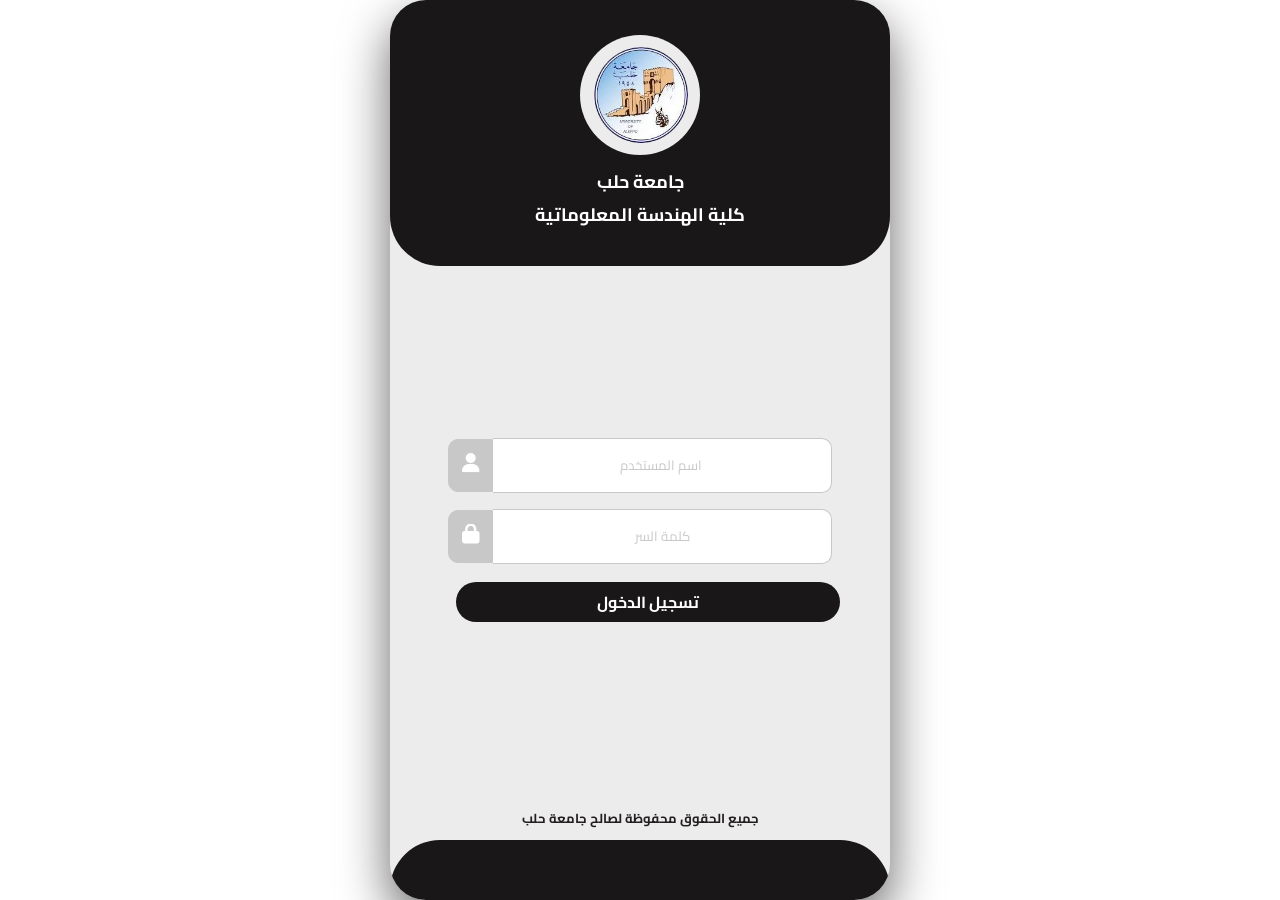
<file: index.html>
<!DOCTYPE html>
<html lang="en">
<head>
    <meta charset="UTF-8">
    <meta name="viewport" content="width=device-width, initial-scale=1.0">
    <title>تسجيل الدخول - جامعة حلب</title>
    <link rel="stylesheet" href="style.css">
    <link rel="stylesheet" href="https://cdnjs.cloudflare.com/ajax/libs/font-awesome/6.5.1/css/all.min.css">
</head>
<body>
    <div class="login">
        <div class="head">
            <div><img src="./icon/images-removebg-preview.png" alt="logo-aleppo" width="80%" height="80%"></div>
            <p>جامعة حلب </p>
            <p>كلية الهندسة المعلوماتية</p>
        </div>
        
        <form class="content">
            <div class="formcontent">
                <span class="icon">
                    <i class="fa-solid fa-user"></i>
                </span>
                <input type="text" id="userName" placeholder="اسم المستخدم " required/>
            </div>
            <div class="formcontent">
                <span class="icon">
                    <i class="fa-solid fa-lock"></i>
                </span>
                <input type="password" id="password"  placeholder="كلمة السر" required/>
            </div>
            <button class="buttonLogIn">تسجيل الدخول</button>
        </form>

        <div class="foot">
            <p>جميع الحقوق محفوظة لصالح جامعة حلب</p>
            <div></div>
        </div>
    </div>

</body>
<!-- javaScript -->
<script src="main.js"></script>
</html>
</file>
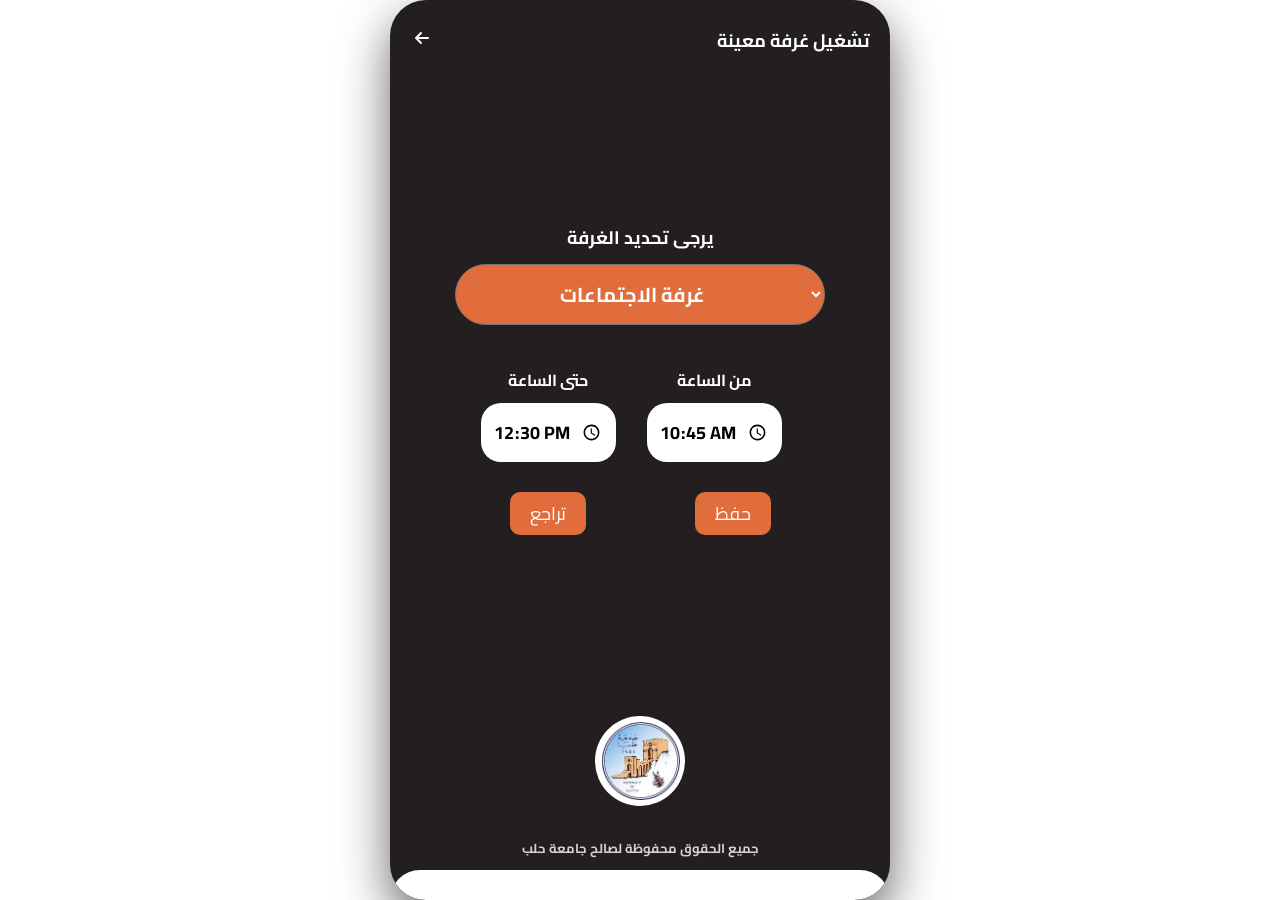
<file: control/controlRoom.html>
<!DOCTYPE html>
<html lang="en">
<head>
    <meta charset="UTF-8">
    <meta name="viewport" content="width=device-width, initial-scale=1.0">
    <title>تشغيل غرفة معينة</title>
    <link rel="stylesheet" href="../style.css">
    <link rel="stylesheet" href="https://cdnjs.cloudflare.com/ajax/libs/font-awesome/6.5.1/css/all.min.css">

</head>
<body>
    <div class="controlRoom">
        <div class="head">
            <div class="back">
                <i class="fa-solid fa-arrow-left"></i>
            </div>
            <p>تشغيل غرفة معينة</p>
        </div>
        <div class="content">
            <div class="select">
                <p>يرجى تحديد الغرفة</p>

                <select class="listSelect">
                    <!-- الغرف الإدارية (الطابق الأرضي والمسروق) -->
                    <option value="غرفة الاجتماعات" class="active">غرفة الاجتماعات</option>
                    <option value="العميد">العميد</option>
                    <option value="أمين المستودع">أمين المستودع</option>
                    <option value="شعبة الامتحانات">شعبة الامتحانات</option>
                    <option value="الذاتية">الذاتية</option>
                    <option value="رئيس شؤون الطلاب">رئيس شؤون الطلاب</option>
                    <option value="ارشفة حاسوبية">أرشفة حاسوبية</option>
                    <option value="الامتحانات">الامتحانات</option>
                    <option value="التصوير والسحب">التصوير والسحب</option>
                    <option value="شؤون الطلاب">شؤون الطلاب</option>
                    <option value="رئيس شعبة الدراسات العليا">رئيس شعبة الدراسات العليا</option>
                    <option value="مدير الدائرة">مدير الدائرة</option>
                    <option value="مدير الديوان">مدير الديوان</option>
                
                    <!-- القاعات والمدرجات (الطابق الأول) -->
                    <option value="مدرج الخوارزمي">مدرج الخوارزمي</option>
                    <option value="المدرج (1)">المدرج (1)</option>
                    <option value="القاعة (1)">القاعة (1)</option>
                    <option value="القاعة (2)">القاعة (2)</option>
                    <option value="القاعة (3)">القاعة (3)</option>
                    <option value="القاعة (4)">القاعة (4)</option>
                    <option value="القاعة (5) أ">القاعة (5) أ</option>
                    <option value="القاعة (5) ب">القاعة (5) ب</option>
                    <option value="القاعة (6)">القاعة (6)</option>
                    <option value="الهيئة الطلابية">الهيئة الطلابية</option>
                    <option value="المكتبة">المكتبة</option>
                    <option value="Hyper">Hyper</option>
                    <option value="مراقب الدوام">مراقب الدوام</option>
                
                    <!-- مخابر الطابق الأول -->
                    <option value="مخبر رؤية حاسوبية">مخبر رؤية حاسوبية</option>
                    <option value="مخبر الفيزياء">مخبر الفيزياء</option>
                    <option value="مخبر icdl">مخبر ICDL</option>
                    <option value="مخبر البنية">مخبر البنية</option>
                    <option value="مخبر إتصالات">مخبر الاتصالات</option>
                
                    <!-- غرف الطابق المسروق للأول ومكاتب الطابق الثاني -->
                    <option value="غرف خاصة للدكاترة">غرف خاصة للدكاترة</option>
                    <option value="قاعة المطالعة">قاعة المطالعة</option>
                    <option value="مكتب الهيئة الفنية">مكتب الهيئة الفنية</option>
                    <option value="الهيئة المخبرية">الهيئة المخبرية</option>
                    <option value="معتمد الرسوم">معتمد الرسوم</option>
                
                    <!-- مخابر الطابق الثاني -->
                    <option value="مخبر هندسة برمجيات">مخبر هندسة برمجيات</option>
                    <option value="مخبر الدارات">مخبر الدارات</option>
                    <option value="مخبر الدارات المنطقية">مخبر الدارات المنطقية</option>
                    <option value="مخبر الشبكات الحاسوبية">مخبر الشبكات الحاسوبية</option>
                    <option value="مخبر البيانات والرسم الهندسي">مخبر البيانات والرسم الهندسي</option>
                    <option value="مخبر الذكاء الصنعي">مخبر الذكاء الصنعي</option>
                    <option value="مخبر المترجمات">مخبر المترجمات</option>
                    <option value="مخبر نظم التشغيل">مخبر نظم التشغيل</option>
                    <option value="مخبر قواعد المعطيات">مخبر قواعد المعطيات</option>
                    <option value="مخبر قواعد معطيات موزعة">مخبر قواعد معطيات موزعة</option>
                    <option value="مخبر البرمجة">مخبر البرمجة</option>
                    <option value="مخبر plc المتحكم المنطقي المبرمج">مخبر PLC المتحكم المنطقي المبرمج</option>
                    <option value="مخبر البحث العلمي">مخبر البحث العلمي</option>
                
                    <!-- المرافق والخدمات -->
                    <option value="الممرات">الممرات</option>
                    <option value="الحمامات">الحمامات</option>
                </select>

            </div>
            <div class="time">
                <div>
                    <p>من الساعة</p>
                    <input type="time" value="10:45" class="start"/>
                </div>
                <div>
                    <p>حتى الساعة</p>
                    <input type="time" value="12:30" class="end"/>
                </div>
            </div>
            <div class="submit">
                <p class="btnsave">حفظ</p>
                <p class="btnback">تراجع</p>
                <div class="message">تم بنجاح</div>
            </div>
        </div>
        <div class="foot">
            <div class="img">
                <img src="../icon/images-removebg-preview.png" alt="logo-aleppo" width="80px">
            </div>
            <p>جميع الحقوق محفوظة لصالح جامعة حلب</p>
            <div></div>
        </div>
    </div>
</body>
<!-- javaScript -->
 <script src="control.js"></script>
</html>
</file>
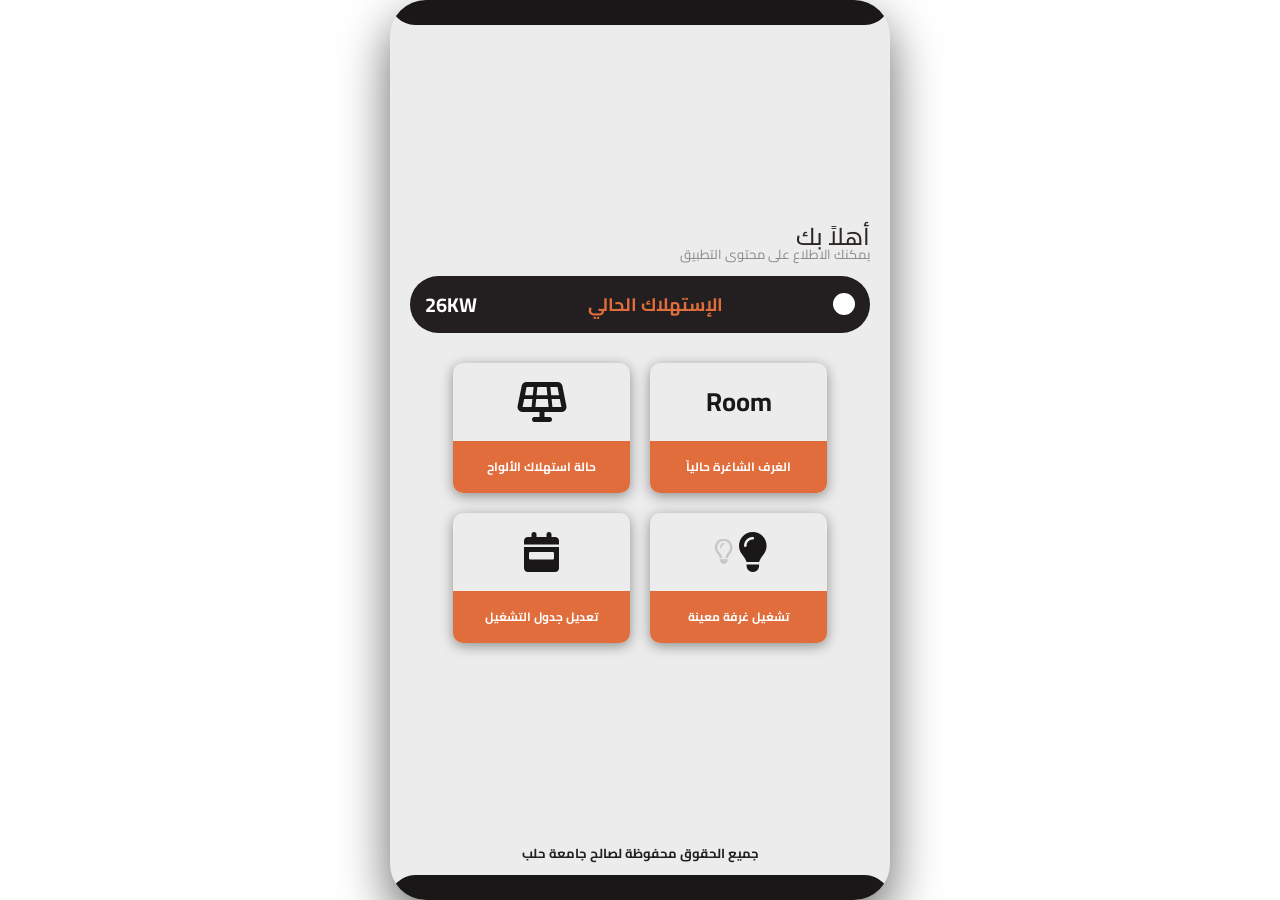
<file: dashboard/Dashboard.html>
<!DOCTYPE html>
<html lang="en">
<head>
    <meta charset="UTF-8">
    <meta name="viewport" content="width=device-width, initial-scale=1.0">
    <title>Dashboard</title>
    <link rel="stylesheet" href="../style.css">
    <link rel="stylesheet" href="https://cdnjs.cloudflare.com/ajax/libs/font-awesome/6.5.1/css/all.min.css">

</head>
<body>
    <div class="dashboard">
        <div class="head"></div>
        <div class="content">
            <div class="welcome">
                <p>أهلاً بك</p>
                <p class="name"></p>
                <p>يمكنك الاطلاع على محتوى التطبيق</p>
            </div>
            <div class="con-bar">
                <p></p>
                <p>الإستهلاك الحالي</p>
                <p>26KW</p>
            </div>
            <div class="cardsDash">
                <!-- card 1 -->
                <div class="card" id="panels">
                    <div>
                        <i class="fa-solid fa-solar-panel large-icon orange-glow"></i>
                    </div>
                    <p>حالة استهلاك الألواح</p>
                </div>

                <!-- card 2 -->
                <div class="card" id="rooms">
                    <div>
                        <span class="room-text">Room</span>
                    </div>
                    <p>الغرف الشاغرة حالياً</p>
                </div>

                <!-- card 3 -->
                <div class="card" id="scheduls">
                    <div>
                        <i class="fa-solid fa-calendar-week large-icon"></i>
                    </div>
                    <p>تعديل جدول التشغيل </p>
                </div>

                <!-- card 4 -->
                <div class="card" id="controlRoom">
                    <div>
                        <i class="fa-regular fa-lightbulb icon-dimmed"></i>
                        <i class="fa-solid fa-lightbulb icon-glowing"></i>
                    </div>
                    <p>تشغيل غرفة معينة</p>
                </div>
            </div>
        </div>
        <div class="foot">
            <p>جميع الحقوق محفوظة لصالح جامعة حلب</p>
            <div></div>
        </div>
    </div>
</body>
<!-- javaScript -->
 <script src="../main.js"></script>
</html>
</file>
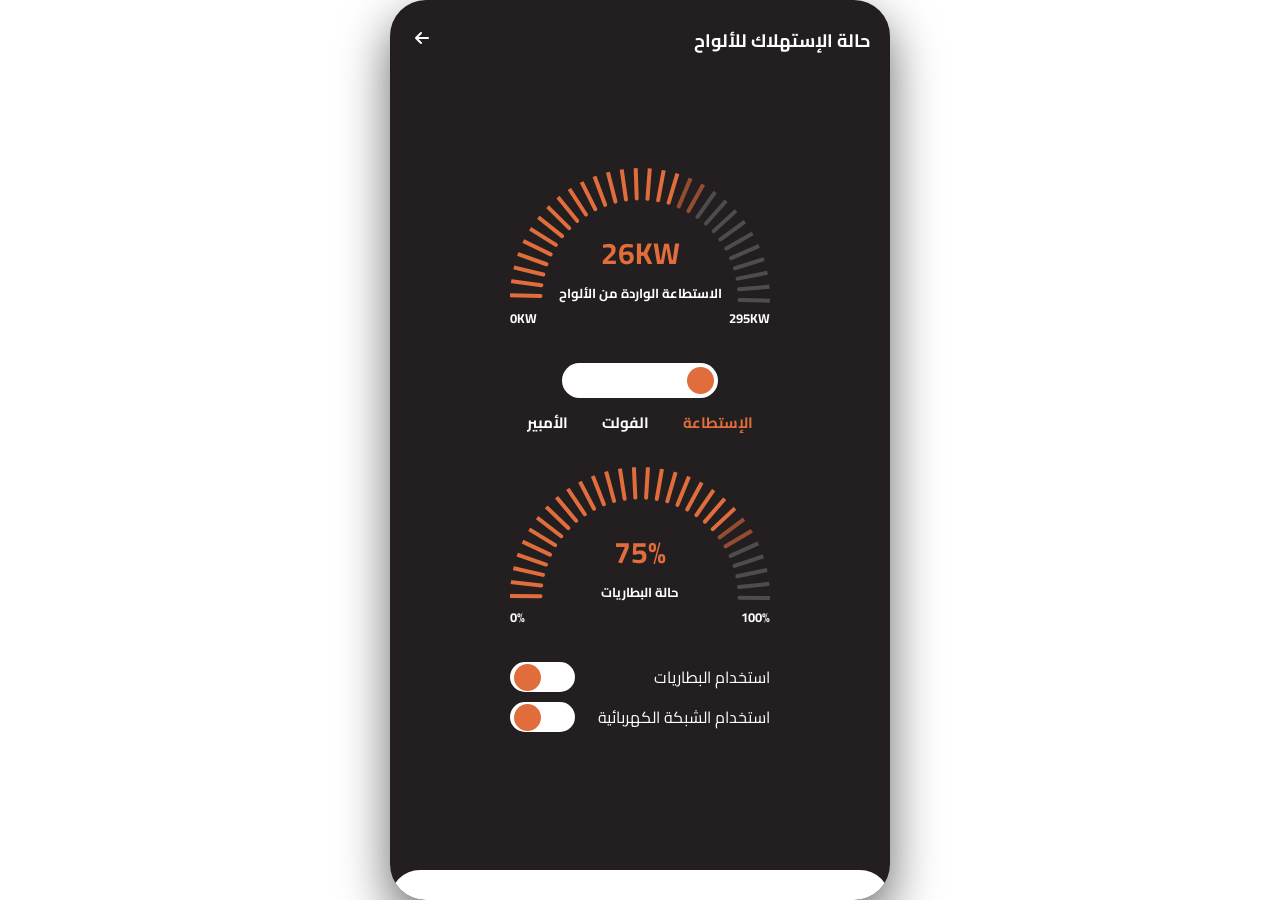
<file: panels/panels.html>
<!DOCTYPE html>
<html lang="en">
<head>
    <meta charset="UTF-8">
    <meta name="viewport" content="width=device-width, initial-scale=1.0">
    <title>حالة الإستهلاك الألواح</title>
    <link rel="stylesheet" href="../style.css">
    <link rel="stylesheet" href="https://cdnjs.cloudflare.com/ajax/libs/font-awesome/6.5.1/css/all.min.css">

</head>
<body>
    <div class="panels">
        <div class="head">
            <div class="back">
                <i class="fa-solid fa-arrow-left"></i>
            </div>
            <p>حالة الإستهلاك للألواح</p>
        </div>
        <div class="content">
            <div class="part1">
                <div class="cycle">
                    <span class="child-cycle"></span>
                    <span class="child-cycle"></span>
                    <span class="child-cycle"></span>
                    <span class="child-cycle"></span>
                    <span class="child-cycle"></span>
                    <span class="child-cycle"></span>
                    <span class="child-cycle"></span>
                    <span class="child-cycle"></span>
                    <span class="child-cycle"></span>
                    <span class="child-cycle"></span>
                    <span class="child-cycle"></span>
                    <span class="child-cycle"></span>
                    <span class="child-cycle"></span>
                    <span class="child-cycle"></span>
                    <span class="child-cycle"></span>
                    <span class="child-cycle"></span>
                    <span class="child-cycle"></span>
                    <span class="child-cycle"></span>
                    <span class="child-cycle orange"></span>
                    <span class="child-cycle orange"></span>
                    <span class="child-cycle white"></span>
                    <span class="child-cycle white"></span>
                    <span class="child-cycle white"></span>
                    <span class="child-cycle white"></span>
                    <span class="child-cycle white"></span>
                    <span class="child-cycle white"></span>
                    <span class="child-cycle white"></span>
                    <span class="child-cycle white"></span>
                    <span class="child-cycle white"></span>
                    <span class="child-cycle white"></span>
                </div>
                <div class="content-part1">
                    <p class="number">0KW</p>
                    <div>
                        <p>26KW</p>
                        <p>الاستطاعة الواردة من الألواح</p>
                    </div>
                    <P class="number">295KW</P>
                </div>
            </div>

            <div class="con-bar">
                <div><span class="cycle-con-bar"></span></div>
                <div>
                    <p class="active text-labels">الإستطاعة</p>
                    <p class="text-labels">الفولت</p>
                    <p class="text-labels">الأمبير</p>
                </div>
            </div>
            <div class="part2">
                <div class="cycle">
                    <span class="child-cycle"></span>
                    <span class="child-cycle"></span>
                    <span class="child-cycle"></span>
                    <span class="child-cycle"></span>
                    <span class="child-cycle"></span>
                    <span class="child-cycle"></span>
                    <span class="child-cycle"></span>
                    <span class="child-cycle"></span>
                    <span class="child-cycle"></span>
                    <span class="child-cycle"></span>
                    <span class="child-cycle"></span>
                    <span class="child-cycle"></span>
                    <span class="child-cycle"></span>
                    <span class="child-cycle"></span>
                    <span class="child-cycle"></span>
                    <span class="child-cycle"></span>
                    <span class="child-cycle"></span>
                    <span class="child-cycle"></span>
                    <span class="child-cycle"></span>
                    <span class="child-cycle"></span>
                    <span class="child-cycle"></span>
                    <span class="child-cycle "></span>
                    <span class="child-cycle"></span>
                    <span class="child-cycle orange"></span>
                    <span class="child-cycle orange"></span>
                    <span class="child-cycle white"></span>
                    <span class="child-cycle white"></span>
                    <span class="child-cycle white"></span>
                    <span class="child-cycle white"></span>
                    <span class="child-cycle white"></span>
                </div>
                <div class="content-part2">
                    <p class="number">0%</p>
                    <div>
                        <p>75%</p>
                        <p>حالة البطاريات</p>
                    </div>
                    <P class="number">100%</P>
                </div>
            </div>
            <div class="controls-section">
                <div>
                    <p>استخدام البطاريات</p>
                    <label class="switch">
                        <input type="checkbox"/>
                        <div></div>
                    </label>
                </div>
                <div>
                    <p>استخدام الشبكة الكهربائية</p>
                    <label class="switch">
                        <input type="checkbox"/>
                        <div></div>
                    </label>
                </div>
            </div>
        </div>
        <div class="foot">
            <div></div>
        </div>
    </div>
</body>
<!-- javaScript -->
 <script src="panels.js"></script>
</html>
</file>
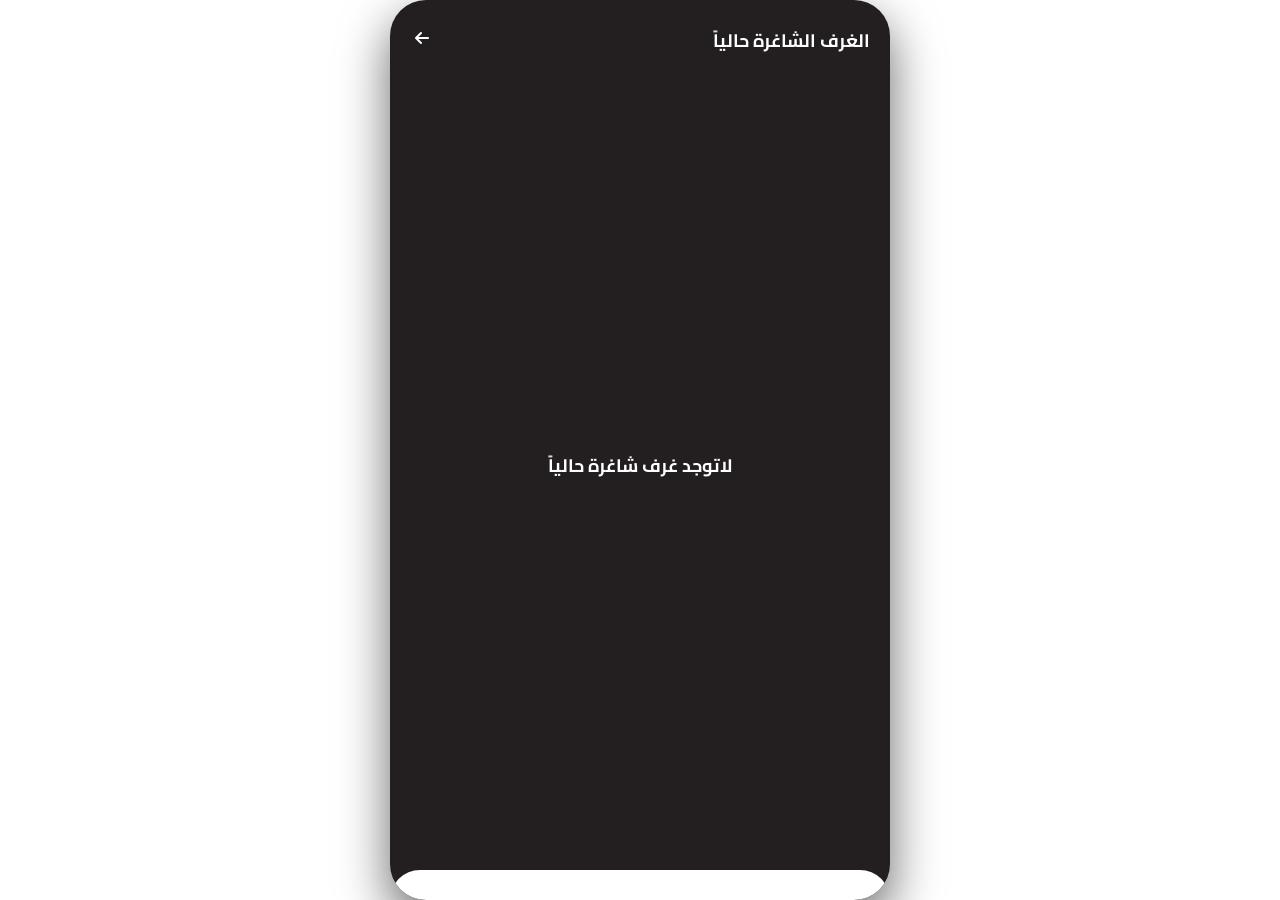
<file: rooms/rooms.html>
<!DOCTYPE html>
<html lang="en">
<head>
    <meta charset="UTF-8">
    <meta name="viewport" content="width=device-width, initial-scale=1.0">
    <title>الغرف الشاغرة حالياً</title>
    <link rel="stylesheet" href="../style.css">
    <link rel="stylesheet" href="https://cdnjs.cloudflare.com/ajax/libs/font-awesome/6.5.1/css/all.min.css">

</head>
<body>
    <div class="rooms">
        <div class="head">
            <div class="back">
                <i class="fa-solid fa-arrow-left"></i>
            </div>
            <p>الغرف الشاغرة حالياً</p>
        </div>
        <div class="listRoom">
    
        </div>
        <div class="foot">
            <div></div>
        </div>
    </div>
</body>
<!-- javaScript -->
 <script src="rooms.js"></script>
</html>
</file>
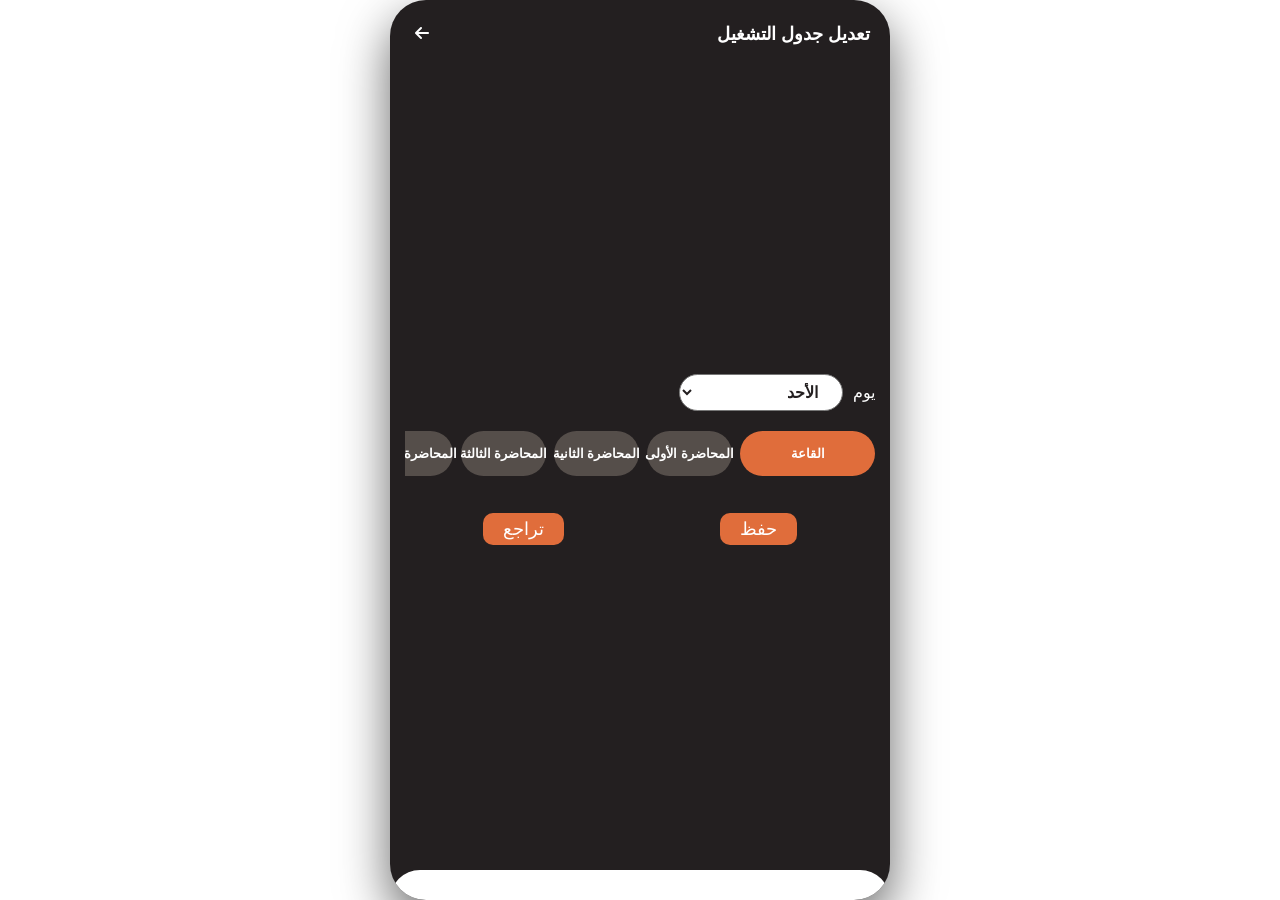
<file: scheduls/scheduls.html>
<!DOCTYPE html>
<html lang="en">
<head>
    <meta charset="UTF-8">
    <meta name="viewport" content="width=device-width, initial-scale=1.0">
    <title>تعديل جدول التشغيل</title>
    <link rel="stylesheet" href="scheduls.css">
    <link rel="stylesheet" href="https://cdnjs.cloudflare.com/ajax/libs/font-awesome/6.5.1/css/all.min.css">

</head>
<body>
    <div class="scheduls">
        <div class="head">
            <p>تعديل جدول التشغيل</p>
            <div class="back">
                <i class="fa-solid fa-arrow-left"></i>
            </div>
        </div>
        <div class="content">
            <div class="con-head">
                <p>يوم</p>
                <select name="days" class="listDays">
                    <option value="sunday">الأحد</option>
                    <option value="monday">الاثنين</option>
                    <option value="tuesday">الثلاثاء</option>
                    <option value="wednesday">الأربعاء</option>
                    <option value="thursday">الخميس</option>
                    <option value="saturday">السبت</option>
                </select>
            </div>

            <div class="table">
                <div class="table-head">
                    <div class="column name-head">
                        <div class="column-title">القاعة</div>
                    </div>
                    <div class="column">
                        <div class="column-title">المحاضرة الأولى</div>
                    </div>
                    <div class="column">
                        <div class="column-title">المحاضرة الثانية</div>
                    </div>
                    <div class="column">
                        <div class="column-title">المحاضرة الثالثة</div>
                    </div>
                    <div class="column">
                        <div class="column-title">المحاضرة الرابعة</div>
                    </div>
                    <div class="column">
                        <div class="column-title">المحاضرة الخامسة</div>
                    </div>
                </div>
            </div>

            <div class="submit">
                <p class="btnsave">حفظ</p>
                <p class="btnback">تراجع</p>
                <div class="message">تم بنجاح</div>
            </div>
            
        </div>
        <div class="foot">
            <div></div>
        </div>
    </div>
    
</body>

<!-- javaScript -->
 <script src="scheduls.js"></script>
</html>
</file>
<file: style.css>
@import url('https://fonts.googleapis.com/css2?family=Cairo:wght@400;600;700;800&display=swap');
*{
    margin: 0;
    padding: 0;
    font-family: var(--font-family);
    overflow-x: hidden;
    box-sizing: border-box;
    -ms-overflow-style: none;  
    scrollbar-width: none;
}
@media (min-width: 1050px) {
     .login,.dashboard, .rooms , .controlRoom , .panels {
        width: 500px;   
        border-radius: 36px; 
        box-shadow: 0 20px 50px rgba(0, 0, 0, 0.6);  
        margin: 0 auto;   
    }
    .controlRoom .content{
        width: 90% !important;
        padding: 0 40px !important;
    }
}
:root{
    /* Colors */
  --bg-dark: #231f20;
  --bg-darker: #191717;
  --primary-orange: #e06d3b;
  --primary-orange-hover: #c85a2b;
  --text-white: #ffffff;
  --card-light: #ececec;
  --border-light: #c8c8c8;

  /* Fonts & Sizing */
  --font-family: 'Cairo', sans-serif;
  --border-radius-sm: 10px;
  --border-radius-md: 18px;
  --border-radius-ms:32px;
  --border-radius-lg: 50px;
}
/* ________________________Login Page___________________________ */
.login,.dashboard, .rooms, .controlRoom , .panels {
    background-color: var(--card-light);
    max-width: 100%;
    min-height: 100vh;
    display: flex;
    flex-direction: column;
   justify-content: space-between;
    align-items: center; 
}
.login .head{
    width:100% ;
    text-align: center;
    border-radius: 0 0 var(--border-radius-lg) var(--border-radius-lg);
    background-color: var(--bg-darker);
    padding: 35px 20px;
    color: var(--text-white);
}
.login .head div{
    width: 120px;
    height: 120px;
    background-color: var(--card-light);
    border-radius: 50%;
    margin: 0 auto 10px auto;
    display: flex;
    justify-content: center;
    align-items: center;
}
.login .head p{
    font-size: 18px;
    font-weight: 700;
}
.login .content{
    width: 100%;
    padding: 10px;
    display: flex;
    flex-direction:column ;
    align-items: center;
}
.login .content .formcontent{
    width: 80%;
    display: flex;
    align-items: center; 
}
.login .content .formcontent:focus-within .icon {
    background-color: var(--primary-orange); 
    border-color: var(--primary-orange); 
}
.login .content .formcontent:focus-within input {
    border-color: var(--primary-orange); 
    
}
.login .content input{
    outline: none;
    border: 1.5px solid var(--border-light);
    border-left: none;
    border-radius: 0 var(--border-radius-sm) var(--border-radius-sm) 0;
    padding: 14px 35px 14px 35px;
    margin: 8px 0;
    width: 85%;
    flex: 1;
    transition: border-color 0.5s;
}
.login .content input::placeholder{
    text-align: center;
    color: var(--border-light);
    font-size: var(--font-md);
}
.login .content .icon{
    display: block;
    width:45px;
    padding: 7px;
    background-color: var(--border-light);
    border: 1.5px solid var(--border-light);
    color: var(--text-white);
    font-size: 20px;
    text-align: center;
    border-radius: var(--border-radius-sm) 0 0 var(--border-radius-sm) ;
    transition: border-color 0.5s;
}
.login .content button{
    border-radius: var(--border-radius-ms) ;
    padding: 5px;
    margin: 10px 10px 10px 25px;
    font-weight: 700;
    font-size: 16px;
    color: var(--text-white);
    width: 80%;
    background-color: var(--bg-darker);
    border: none;
    cursor: pointer;
}
.foot{
    width: 100%;
    margin-top: 10px;
}
.foot p{
    font-size: 13px;
    font-weight: 700;
    color: var(--bg-dark);
    text-align: center;
}
.foot div{
    width: 100%;
    margin-top: 10px;
    height: 60px;
    border-radius: var(--border-radius-lg) var(--border-radius-lg) 0 0;
    background-color: var(--bg-darker);
}


/* ________________________Dashboard Page___________________________ */
.dashboard .foot{
    margin-top: 0px;
}
.dashboard .foot div{
    height: 25px;
}
.dashboard .head{
    width: 100%;
    margin-bottom: 10px;
    height: 25px;
    border-radius: 0 0  var(--border-radius-lg) var(--border-radius-lg) ;
    background-color: var(--bg-darker);
}
.dashboard .content{
    text-align: right;
    width: 100%;
    padding: 0 20px;
}
.dashboard .content .welcome p:nth-child(1){
    font-size: 24px;
    color: #2b2623;
    font-weight: 500;
}
.dashboard .content .welcome p:nth-child(2){
    font-size: 28px;
    color: #2b2623;
    font-weight: 700;
    margin-top: -10px;
}
.dashboard .content .welcome p:nth-child(3){
    font-size: 13px;
    color: #888;
    margin-top: -7px;
}
.dashboard .content .con-bar{
    width: 100%;
    padding: 10px 15px ;
    background-color: var(--bg-dark);
    color: var(--text-white);
    font-size: 20px;
    font-weight: 700;
    display: flex;
    flex-direction: row-reverse;
    justify-content: space-between;
    align-items: center;
    border-radius: var(--border-radius-lg);
    margin: 10px 0;
}
.dashboard .content .con-bar p:nth-child(2){
    color: var(--primary-orange);
    font-size: 18px;
}
.dashboard .content .con-bar p:nth-child(1){
    background-color: var(--text-white);
    width: 22px;
    height: 22px;
    border-radius: 50%;
}
.dashboard .content .cardsDash{
    width: 100%;
    display: flex;
    flex-wrap: wrap;
    align-items: center;
    justify-content: center;
    gap: 20px;
    padding: 20px 10px;
    
}
.dashboard .content .cardsDash .card{
    height: 130px;
    background-color: var(--card-light);
    width: calc((85% - 20px )/2);
    border-radius: var(--border-radius-sm);
    box-shadow: 0 3px 13px rgba(0, 0, 0, 0.4);
    display: flex;
    flex-direction: column;
    cursor: pointer;
    transition: all .5s;
    overflow: hidden;
}
.dashboard .content .cardsDash .card:hover{
    transform: scale(1.05);
}
.dashboard .content .cardsDash .card div{
    flex: 1;
    display: flex;
    justify-content: center;
    align-items: center;
    padding: 15px;
    font-size: 40px;
    color: var(--bg-darker);
}
.dashboard .content .cardsDash .card div span{
    font-size: 26px;
    font-weight: bold;
}
.dashboard .content .cardsDash .card div .icon-dimmed{
    color:var(--border-light);
    font-size: 26px;
    margin: 4px;
}
.dashboard .content .cardsDash .card p{
    width: 100%;
    background-color: var(--primary-orange);
    color: var(--text-white);
    text-align: center;
    padding: 12px 5px;
    font-size: 12px;
    font-weight: 700;
    height: 52px;
    display: flex;
    justify-content: center;
    align-items: center;
}


/* ______________________________rooms______________________________ */
.rooms .foot div, .controlRoom .foot div , .panels .foot div {
    background-color: var(--text-white);
    height: 30px;
}
.rooms , .controlRoom , .panels{
    background-color: var(--bg-dark);
}
.rooms .head , .controlRoom .head , .panels .head{
    width: 100%;
    display: flex;
    align-items: center;
    color: var(--text-white);
    margin:15px 0;
    text-align: right;
}
.rooms .head p , .controlRoom .head p , .panels .head p {
    flex: 1;
    font-size: 18px;
    font-weight: 700;
    padding-right: 20px;
}
.rooms .head .back , .controlRoom .head .back , .panels .head .back{
    padding: 10px 10px 10px 25px;
    font-size: 16px;
    font-weight: 900;
}
.rooms .listRoom {
    display: flex;
    flex-direction: column;
    gap: 20px;
    width: 100%;
    padding: 10px 20px;
    color: var(--text-white);
}
.rooms .listRoom div{
    width: 100%;
    display: flex;
    border: 2px solid var(--text-white);
    border-radius: 8px;
    text-align: center;
    word-break: break-word;
}
.rooms .listRoom  p{
    flex: 1;
    display: flex;
    justify-content: center;
    align-items: center;
    font-size: 18px;
    font-weight: 700;
}
.rooms .listRoom div div{
    width: 35px;
    min-height: 50px;
    background-color:var(--text-white);
    border-radius: 8px;
    cursor: pointer;
    min-height: 40px;
}


/* ______________________controlRoom__________________________________ */
.controlRoom{
    position: relative;
}
.controlRoom .foot p{
    color: var(--text-white);
    opacity: 0.8;
}
.controlRoom .foot .img{
    width: 90px;
    height: 90px;
    border-radius: 50%;
    background-color: var(--text-white);
    display: flex;
    justify-content: center;
    align-items: center;
    margin: 30px auto;
}
.controlRoom .content{
    width: 100%;
    margin: 0 auto;
    padding: 0 10px;
}
.controlRoom .content .select{
    display: flex;
    flex-direction: column;
    justify-content: center;
    align-items: center;
}
.controlRoom .content .select p{
    color: var(--text-white);
    text-align: center;
    font-weight: 700;
    font-size: 18px
}
.controlRoom .content .select .listSelect {
    background-color: var(--primary-orange);
    width: 100%;
    padding: 10px 15px 10px 100px ;
    color: var(--text-white);
    font-size: 20px;
    font-weight: 700;
    border-radius: var(--border-radius-lg);
    margin: 10px 0;
}
.listSelect::picker-icon {
    transition: transform 0.2s;
}
.listSelect:open::picker-icon {
    transform: rotate(180deg);
}
.listSelect, ::picker(select) {
    appearance: base-select;
}
::picker(select)  {
  background-color: var(--text-white) !important;
  border-radius: 8px !important;
  padding: 5px !important;
  color: var(--bg-dark);
  text-align: center;
}
.controlRoom .listSelect:focus {
    outline: none;
}
.controlRoom .content .select .listSelect option {
    border-bottom: 1px var(--primary-orange) solid;
    display: flex;
    justify-content: center;
}
.controlRoom .content .select .listSelect option:checked{
    background-color: var(--primary-orange);
}
.controlRoom .content .time{
    width: 90%;
    display: flex;
    flex-direction: row-reverse;
    justify-content: space-around;
    margin: 30px 10px ;
    color: var(--text-white);
}
.controlRoom .content .time div p{
    margin-bottom: 8px;
    font-weight: bold;
    text-align: center;
}
.controlRoom .content .time input{
    border: none;
    border-radius: 20px;
    padding: 12px;
    width: 100%;
    text-align: center;
    font-size: 18px;
    font-weight: bold;
}
.controlRoom .content .submit{
    display: flex;
    flex-direction: row-reverse;
    justify-content: space-around;
    color: var(--text-white);
}
.controlRoom .content .submit p{
    font-size: 18px ;
    background-color: var(--primary-orange);
    border-radius: var(--border-radius-sm);
    padding: 5px 20px; 
    cursor: pointer;
}
.controlRoom .content .submit .message{
    background-color: var(--text-white);
    border-radius: var(--border-radius-sm);
    color: var(--bg-dark);
    font-size: 20px;
    font-weight: bold;
    padding: 5px 20px; 
    display: none;
    position: absolute;
    bottom: 26%;
    left: 50%;
    transform: translate(-50%, -26%);
    animation: translate .7s ease;
    transition: all .7s;
}
@keyframes translate {
    0%{
        opacity: 0;
    }
    100%{
        opacity: 1;
    }
}


/* __________________________panels____________________________ */
.panels .content .cycle{
    width: 260px;
    height: 260px;
    border-radius: 50%;
    position: relative;
    transform: rotate(85deg);
    overflow: hidden;
}
.panels .content .part2 .cycle{
    transform: rotate(-102deg);
}

.panels .content .cycle span{
    width: 65px;
    height: 4px;
    border-radius: 2px;
    background-color: var(--primary-orange);
    position: absolute;
    top: 50%;
    left: 50%;
    opacity: 1;
}
.panels .content .cycle .white{
    background-color: var(--text-white);
    opacity: 0.2;
}
.panels .content .cycle span.orange {
    opacity: 0.6;
}
.panels .content .part1, .panels .content .part2{
    position: relative;
    overflow: hidden;
    pointer-events: none;
}
.panels .content .part1 .content-part1, .panels .content .part2 .content-part2{
    color: var(--text-white);
    display: flex;
    justify-content: space-between;
    align-items: center;
    font-size: 13px;
    font-weight: bold;
    pointer-events: none;
    transition: all .7s;
}
.panels .content .part1 .content-part1 div , .panels .content .part2 .content-part2 div{
    position: absolute;
    top: 22%;
    left: 50%;                         
    transform: translateX(-50%);
    width: 100%;
    text-align: center;
}
.panels .content .part1 .content-part1 div p:nth-child(1), .panels .content .part2 .content-part2 div p:nth-child(1){
    font-size: 30px;
    color: var(--primary-orange);
}
.panels .content .part1 .content-part1 .number, .panels .content .part2 .content-part2 .number{
    position: absolute;
    top: 53%;
}
.panels .content .part1 .content-part1 p:nth-child(3), .panels .content .part2 .content-part2 p:nth-child(3) {
    right: 0%;
}
.panels .content .con-bar{
    margin-top: -65px;
    margin-bottom: 30px ;
    width: 100%;
    display: flex;
    flex-direction: column;
    gap: 10px;
    align-items: center;
    color: var(--text-white);
}
.panels .content .con-bar div:nth-child(1){
    width: 60%;
    background-color: var(--text-white);
    height: 35px;
    border-radius: 20px;
    position: relative;
    padding: 4px;
}
.panels .content .con-bar div:nth-child(1) .cycle-con-bar{
    width: 27px;
    height: 27px;
    background-color: var(--primary-orange);
    border-radius: 50%;
    position: absolute;
    right: 4px;
    transition: all .7s;
}
.panels .content .con-bar div:nth-child(2){
    width: 100%;
    display: flex;
    flex-direction: row-reverse;
    justify-content: space-around;
    align-items: center;
    font-weight: bold ;
    font-size: 15px;
}
.panels .content .con-bar .text-labels {
    cursor: pointer;
    transition: all .7s;
}
.panels .content .con-bar div:nth-child(2) .active{
    color: var(--primary-orange);
}
.panels .content .controls-section{
    margin-top: -65px;
    margin-bottom: 30px ;
    width: 100%;
    display: flex;
    flex-direction: column;
    gap: 10px;
    color: var(--text-white);
}
.panels .content .controls-section div{
    display: flex;
    flex-direction: row-reverse;
    justify-content: space-between;
}
.panels .content .controls-section .switch input{
    opacity: 0;
    width: 0;
    height: 0;
}
.panels .content .controls-section .switch{
    cursor: pointer;
    background-color: var(--text-white);
    transition: .3s;
    border-radius: 34px;
    width: 65px;
    flex-shrink: 0;
    display: flex;
    align-items: center;
    padding: 0 4px;
}
.panels .content .controls-section .switch div{
    display: inline-block;
    width: 27px;
    height: 27px;
    background-color: var(--primary-orange);
    border-radius: 50%;
    transition: all .7s;
}
.panels .content .controls-section .switch input:checked + div{
    transform: translateX(28px);
    background-color: #b5b5b5;
}
</file>
<file: scheduls/scheduls.css>
:root{
    /* Colors */
    --bg-dark: #231f20;
    --bg-darker: #191717;
    --primary-orange: #e06d3b;
    --primary-orange-hover: #c85a2b;
    --text-white: #ffffff;
    --card-light: #ececec;
    --border-light: #c8c8c8;
  
    /* Fonts & Sizing */
    --font-family: 'Cairo', sans-serif;
    --border-radius-sm: 10px;
    --border-radius-md: 18px;
    --border-radius-ms: 32px;
    --border-radius-lg: 50px;
  }
  
  @import url('https://fonts.googleapis.com/css2?family=Cairo:wght@400;600;700;800&display=swap');
  
  *{
      margin: 0;
      padding: 0;
      font-family: var(--font-family);
      box-sizing: border-box;
      direction: rtl;
  }
  
  .scheduls .content .table::-webkit-scrollbar {
      display: none;
  }
  .scheduls .content .table {
      -ms-overflow-style: none;  
      scrollbar-width: none;    
  }
  
  @media (min-width: 1050px) {
      .scheduls{
         width: 500px !important;   
         border-radius: 36px; 
         box-shadow: 0 20px 50px rgba(0, 0, 0, 0.6);  
         margin: 0 auto; 
         overflow: hidden;  
     }
  }
  
  .scheduls{
      background-color: var(--bg-dark);
      width: 100%;
      min-height: 100vh;
      display: flex;
      flex-direction: column;
      justify-content: space-between;
      align-items: center; 
  }
  
  .scheduls .head{
      width: 100%;
      display: flex;
      align-items: center;
      color: var(--text-white);
      margin: 15px 0;
      text-align: right;
  }
  
  .scheduls .head .back{
      padding: 10px 10px 10px 25px;
      font-size: 16px;
      font-weight: 900;
  }
  
  .scheduls .head p{
      flex: 1;
      font-size: 18px;
      font-weight: 700;
      padding-right: 20px;
  }
  
  .scheduls .content{
      width: 100%;
      padding: 0px 15px;
  }
  
  .scheduls .content .con-head {
      width: 100%;
      display: flex;
      align-items: center;
      gap: 10px;
      color: var(--text-white);
  }
  
  .scheduls .listDays {
      background-color: var(--text-white);
      width: 35%;
      padding: 8px 20px 8px 10px;
      color: var(--bg-dark);
      font-size: 16px;
      font-weight: 700;
      border-radius: var(--border-radius-lg);
  }
  
  /* حاوية الجدول */
  .scheduls .content .table{
      padding-bottom: 12px;
      overflow-x: auto !important;
      width: 100%;
  }
  
  /* ترويسة الجدول الحاوية للأعمدة */
  .scheduls .content .table .table-head{
      min-width: max-content;
      display: flex;
      align-items: flex-start;
      gap: 8px;
      color: var(--text-white);
      margin: 20px 0px 10px 0px;
  }
  
  /* تنسيق العمود - شفاف بدون خلفية رمادية طويلة */
  .column {
      display: flex;
      flex-direction: column;
      align-items: center;
      gap: 10px;
      flex: 0 0 85px;
      width: 85px;
      background-color: transparent !important;
      padding: 0 !important;
  }
  
  /* ترويسة عنوان المحاضرة أعلى كل عمود */
  .column-title {
      width: 100%;
      height: 45px;
      white-space: nowrap;
      background-color: #554e4a;
      color: var(--text-white);
      font-size: 13px;
      font-weight: bold;
      border-radius: var(--border-radius-ms);
      display: flex;
      justify-content: center;
      align-items: center;
  }
  
  /* تثبيت عمود القاعات على اليمين */
  .column.name-head {
      flex: 0 0 135px;
      width: 135px;
      position: sticky;
      right: 0;
      z-index: 10;
  }
  
  .column.name-head .column-title {
      background-color: var(--primary-orange);
      color: var(--text-white);
  }
  
  /* كرت اسم القاعة */
  .scheduls .content .table .column .name{
      width: 100%;              
      height: 45px;
      background-color: var(--text-white);
      color: var(--bg-dark);
      font-size: 14px;
      font-weight: bolder;
      border-radius: var(--border-radius-ms);
      display: flex;
      justify-content: center;
      align-items: center;
      text-align: center;
      box-shadow: 0 2px 5px rgba(0, 0, 0, 0.2);
  }
  
  .scheduls .content .table .column span{
      display: flex;
      align-items: center;
      justify-content: center;
      width: 50%;
      height: 45px;
      border-radius: var(--border-radius-sm);
      background-color: var(--text-white);
      transition: all 0.3s ease;
      box-sizing: border-box;
  }
  
  .scheduls .content .table .column span.active{
      background-color: var(--primary-orange);
  }
  
  .scheduls .content .submit{
      display: flex;
      justify-content: space-around;
      color: var(--text-white);
      position: relative;
      margin-top: 15px;
  }
  
  .scheduls .content .submit p{
      font-size: 18px ;
      background-color: var(--primary-orange);
      border-radius: var(--border-radius-sm);
      padding: 5px 20px; 
      cursor: pointer;
  }
  
  .scheduls .content .submit .message{
      background-color: var(--text-white);
      border-radius: var(--border-radius-sm);
      color: var(--bg-dark);
      font-size: 20px;
      font-weight: bold;
      padding: 5px 20px; 
      display: none;
      position: absolute;
      bottom: 26%;
      left: 50%;
      transform: translate(-50%, -26%);
      animation: translate .7s ease;
      transition: all .7s;
  }
  
  @keyframes translate {
      0%{
          opacity: 0;
      }
      100%{
          opacity: 1;
      }
  }
  
  .scheduls .listDays option {
      border-bottom: 1px var(--primary-orange) solid;
      display: flex;
      justify-content: center;
  }
  
  .scheduls .listDays option:checked{
      background-color: var(--primary-orange);
  }
  
  .listDays::picker-icon {
      transition: transform 0.2s;
  }
  
  .listDays:open::picker-icon {
      transform: rotate(180deg);
  }
  
  .listDays , ::picker(select) {
      appearance: base-select;
  }
  
  ::picker(select)  {
    background-color: var(--text-white) !important;
    border-radius: 8px !important;
    padding: 5px !important;
    color: var(--bg-dark);
    text-align: center;
  }
  
  .scheduls .listDays:focus{
      outline: none;
  }
  
  .foot{
      width: 100%;
      margin-top: 10px;
  }
  
  .foot p{
      font-size: 13px;
      font-weight: 700;
      color: var(--bg-dark);
      text-align: center;
  }
  
  .foot div{
      width: 100%;
      margin-top: 10px;
      height: 60px;
      border-radius: var(--border-radius-lg) var(--border-radius-lg) 0 0;
      background-color: var(--bg-darker);
  }
  
  .scheduls .foot div{
      background-color: var(--text-white);
      height: 30px;
  }
  
  .divNull {
      display: flex;
      justify-content: center;
      align-items: center;
      color: var(--text-white);
      height: 60vh;
  }
</file>
